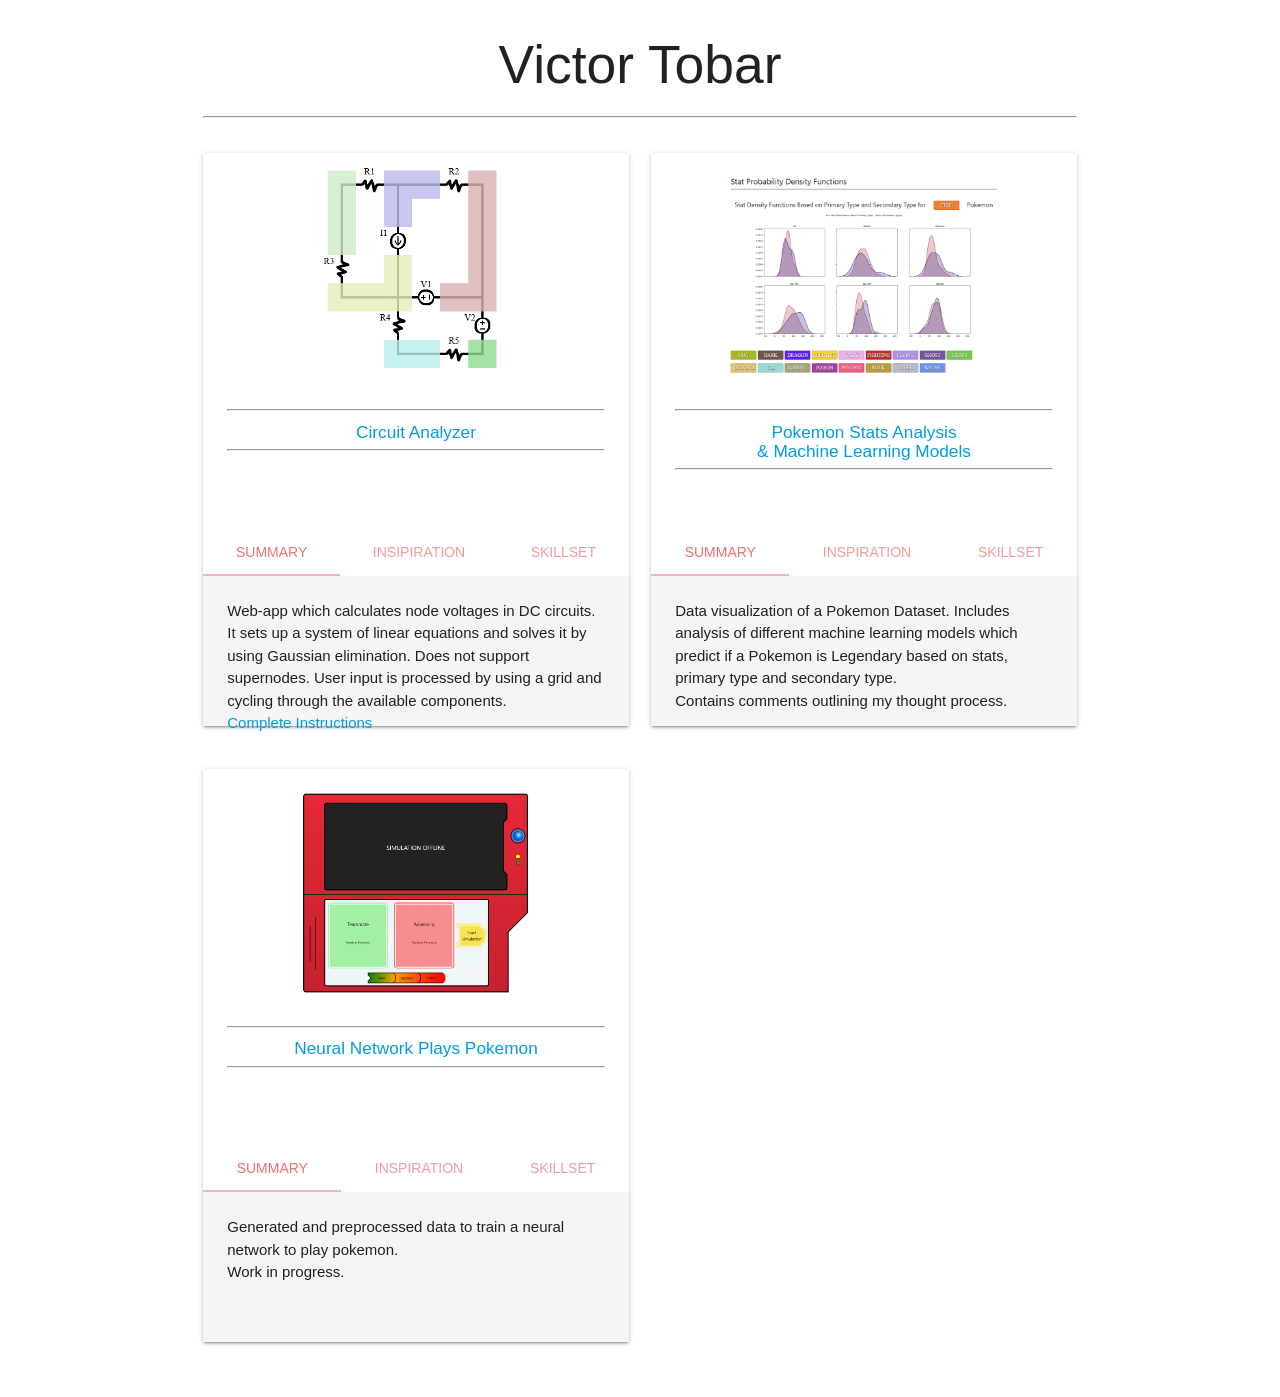
<file: index.html>
<!DOCTYPE html>
<html lang="en">
<head>
    <meta charset="UTF-8">
    <meta name="viewport" content="width=device-width, initial-scale=1.0">
    <title>Victor Tobar</title>
    <!-- Compiled and minified CSS -->
    <link rel="stylesheet" href="https://cdnjs.cloudflare.com/ajax/libs/materialize/1.0.0/css/materialize.min.css">
    <link rel="stylesheet" href="style.css">


</head>
<body>

    <div class="container">
        <div class="row">
            <div class="col s12">
                <h2 class="center">Victor Tobar</h2>
                <hr>
            </div>
        </div>
        <div class="row">
<div class="col s12 m6">
      <div class="card">
        <div class="card-image center-align">
          <img class="img center-align" src="img/visual_circuit.PNG">
        </div>
        <div class="card-content">
          <hr>
          <h6 class="center"><a href="/Circuit-Analyzer">Circuit Analyzer</a></h6>
          <hr>

          <p></p>
        </div>
        <div class="card-tabs">
          <ul class="tabs tabs-fixed-width">
            <li class="tab"><a class="active" href="#ca1">Summary</a></li>
            <li class="tab"><a href="#ca2">Insipiration</a></li>
            <li class="tab"><a href="#ca3">Skillset</a></li>
          </ul>
        </div>
        <div class="card-content grey lighten-4">
          <div id="ca1">Web-app which calculates node voltages in DC circuits. It sets up a system of linear equations and solves it by using Gaussian elimination. Does not support supernodes. User input is processed by using a grid and cycling through the available components. <br>
          <a href="#modal1" class="modal-trigger">Complete Instructions</a></div>
          <div id="ca2">I took a class on circuits and realized that the practice problems were very procedural. I wanted to practice JavaScript so I decided to code a webapp capable of correcting my homework.</div>
          <div id="ca3">
            <div class="skillset-container">
              <ul>
                <li><u>Front-End</u></li>
                <li>- JavaScript</li>
                <li>- CSS</li>
              </ul>
            </div>
          </div>
        </div>
        </div>
      </div>

      <div class="col s12 m6">
        <div class="card">
          <div class="card-image center-align">
            <img class="img center-align" src="img/pokemon.PNG" style="padding-top: 1.5rem;">
          </div>
          <div class="card-content">
            <hr>
            <h6 class="center"><a href="/pokemon_viz">Pokemon Stats Analysis<br>& Machine Learning Models</a></h6>
            <hr>
            <p></p>
          </div>
          <div class="card-tabs">
            <ul class="tabs tabs-fixed-width">
              <li class="tab"><a class="active" href="#p1">Summary</a></li>
              <li class="tab"><a href="#p2">Inspiration</a></li>
              <li class="tab"><a href="#p3">Skillset</a></li>
            </ul>
          </div>
          <div class="card-content grey lighten-4">
            <div id="p1">Data visualization of a Pokemon Dataset. Includes analysis of different machine learning models which predict if a Pokemon is Legendary based on stats, primary type and secondary type.<br> Contains comments outlining my thought process.</div>
            <div id="p2">I wanted to try some data visualization with Seaborn. Also, I read a textbook on machine learning with sklearn and wanted to try out what I learned.</div>
            <div id="p3">
              <div class="skillset-container">
                <ul>
                  <li><u>Front-End</u></li>
                  <li>- Materialize</li>
                </ul>
                <ul>
                  <li><u>Back-End (Python)</u></li>
                  <li>- Pandas</li>
                  <li>- Seaborn</li>
                  <li>- Sklearn</li>
                </ul>
              </div>
            </div>
          </div>
          </div>
        </div>
        <div class="row">
          <div class="col s12"></div>
        </div>
        <div class="row">
          <div class="col s12 m6">
            <div class="card">
              <div class="card-image center-align">
                <img class="img center-align" src="img/neural_network_img.PNG" style="padding-top: 1.5rem;">
              </div>
              <div class="card-content">
                <hr>
                <h6 class="center"><a href="http://mkb1.pythonanywhere.com/">Neural Network Plays Pokemon</a></h6>
                <hr>
                <p></p>
              </div>
              <div class="card-tabs">
                <ul class="tabs tabs-fixed-width">
                  <li class="tab"><a class="active" href="#n1">Summary</a></li>
                  <li class="tab"><a href="#n2">Inspiration</a></li>
                  <li class="tab"><a href="#n3">Skillset</a></li>
                </ul>
              </div>
              <div class="card-content grey lighten-4">
                <div id="n1">Generated and preprocessed data to train a neural network to play pokemon.<br>Work in progress.</div>
                <div id="n2">I wanted to see if I knew enough about machine learning to do something a little more complex.</div>
                <div id="n3">
                  <div class="skillset-container">
                    <ul>
                      <li><u>Front-End</u></li>
                      <li>- JavaScript</li>
                      <li>- Jinja2</li>
                    </ul>
                    <ul>
                      <li><u>Back-End (Python)</u></li>
                      <li>- Flask</li>
                      <li>- Pandas</li>
                      <li>- Sklearn</li>
                    </ul>
                  </div> 
                </div>
              </div>
              </div>
            </div>
        </div>

    </div>



    <div id="modal1" class="modal">
      <div class="modal-content">
        <h6>Circuit Analyzer Instructions</h6>
            1. Wires are represented by dots, Resistors by R, Current Sources by I, Voltage Sources by V, and Ground by G.<br>
            2. Click on the tiles of the grid to cycle through the available components. Right-click to clear.<br>
            3. Every component other than wires must have exactly two connections, and they cannot be in corners.<br>
            4. There must be exactly one Ground node, and it must be adjacent to <u>all</u> Voltage Sources. (No supernodes)<br>
            5. After generating the circuit, give a numerical value to every input field generated.<br>
            6. The direction of Current/Voltage Sources are predetermined. Enter a negative value if you want to inverse the direction.<br><br>
            <u>Examples</u>
            <div>Valid<br>
              <img class="circuit-examples" src="img/valid.PNG" alt="">
            </div>
            <hr>
            <div class="invalid-examples">
              Invalid (Voltage Source in corner)<br>
              <img class="circuit-examples" src="img/invalid1.PNG" alt=""><br>
              <hr>
              Invalid (Ground is not adjacent to all voltage sources)<br>
              <img class="circuit-examples" src="img/invalid2.PNG" alt="">
            </div>
          </p>
      </div>
    </div>

    
        </div>
    </div>


    <!-- Compiled and minified JavaScript -->
    <script src="https://cdnjs.cloudflare.com/ajax/libs/materialize/1.0.0/js/materialize.min.js"></script>
    <script src="app.js"></script>
</body>
</html>
</file>
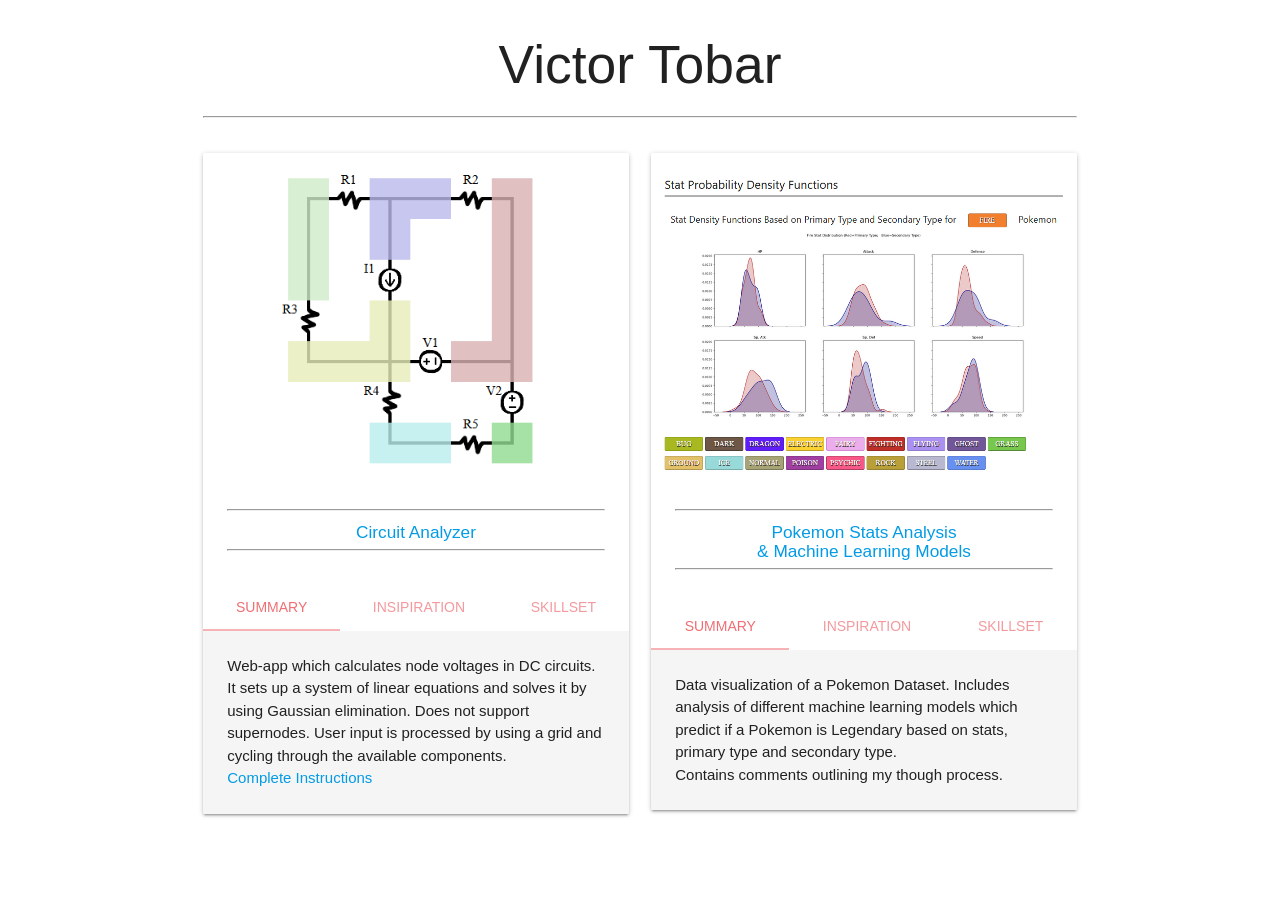
<file: Project Directory/index.html>
<!DOCTYPE html>
<html lang="en">
<head>
    <meta charset="UTF-8">
    <meta name="viewport" content="width=device-width, initial-scale=1.0">
    <title>Victor Tobar</title>
    <!-- Compiled and minified CSS -->
    <link rel="stylesheet" href="https://cdnjs.cloudflare.com/ajax/libs/materialize/1.0.0/css/materialize.min.css">
    <link rel="stylesheet" href="style.css">


</head>
<body>

    <div class="container">
        <div class="row">
            <div class="col s12">
                <h2 class="center">Victor Tobar</h2>
                <hr>
            </div>
        </div>
        <div class="row">
<div class="col s6">
      <div class="card">
        <div class="card-image center-align">
          <img class="img center-align" src="img/visual_circuit.PNG">
        </div>
        <div class="card-content">
          <hr>
          <h6 class="center"><a href="#">Circuit Analyzer</a></h6>
          <hr>

          <p></p>
        </div>
        <div class="card-tabs">
          <ul class="tabs tabs-fixed-width">
            <li class="tab"><a class="active" href="#ca1">Summary</a></li>
            <li class="tab"><a href="#ca2">Insipiration</a></li>
            <li class="tab"><a href="#ca3">Skillset</a></li>
          </ul>
        </div>
        <div class="card-content grey lighten-4">
          <div id="ca1">Web-app which calculates node voltages in DC circuits. It sets up a system of linear equations and solves it by using Gaussian elimination. Does not support supernodes. User input is processed by using a grid and cycling through the available components. <br>
          <a href="#modal1" class="modal-trigger">Complete Instructions</a></div>
          <div id="ca2">I took a class on circuits and realized that the practice problems were very procedural. I wanted to practice JavaScript so I decided to code a webapp capable of correcting my homework.</div>
          <div id="ca3">
            <ul>
              <li>- JavaScript</li>
              <li>- CSS</li>
            </ul>
          </div>
        </div>
        </div>
      </div>

      <div class="col s6">
        <div class="card">
          <div class="card-image center-align">
            <img class="img center-align" src="img/pokemon.PNG" style="padding-top: 1.5rem;">
          </div>
          <div class="card-content">
            <hr>
            <h6 class="center"><a href="#">Pokemon Stats Analysis<br>& Machine Learning Models</a></h6>
            <hr>
            <p></p>
          </div>
          <div class="card-tabs">
            <ul class="tabs tabs-fixed-width">
              <li class="tab"><a class="active" href="#p1">Summary</a></li>
              <li class="tab"><a href="#p2">Inspiration</a></li>
              <li class="tab"><a href="#p3">Skillset</a></li>
            </ul>
          </div>
          <div class="card-content grey lighten-4">
            <div id="p1">Data visualization of a Pokemon Dataset. Includes analysis of different machine learning models which predict if a Pokemon is Legendary based on stats, primary type and secondary type.<br> Contains comments outlining my though process.</div>
            <div id="p2">I wanted to try some data visualization with seaborn. Also, I read a textbook on machine learning with sklearn and wanted to try out what I learned.</div>
            <div id="p3">
             
              <ul>
                <li><u>Python Libraries</u></li>
                <li>- Seaborn</li>
                <li>- Sklearn</li>
              </ul>
            </div>
          </div>
          </div>
        </div>

    </div>



    <div id="modal1" class="modal">
      <div class="modal-content">
        <h6>Circuit Analyzer Instructions</h6>
            1. Wires are represented by dots, Resistors by R, Current Sources by I, Voltage Sources by V, and Ground by G.<br>
            2. Click on the tiles of the grid to cycle through the available components. Right-click to clear.<br>
            3. Every component other than wires must have exactly two connections, and they cannot be in corners.<br>
            4. There must be exactly one Ground node, and it must be adjacent to <u>all</u> Voltage Sources. (No supernodes)<br>
            5. After generating the circuit, give a numerical value to every input field generated.<br>
            6. The direction of Current/Voltage Sources are predetermined. Enter a negative value if you want to inverse the direction.<br><br>
            <u>Examples</u>
            <div>Valid<br>
              <img class="circuit-examples" src="img/valid.PNG" alt="">
            </div>
            <hr>
            <div class="invalid-examples">
              Invalid (Voltage Source in corner)<br>
              <img class="circuit-examples" src="img/invalid1.PNG" alt=""><br>
              <hr>
              Invalid (Ground is not adjacent to all voltage sources)<br>
              <img class="circuit-examples" src="img/invalid2.PNG" alt="">
            </div>
          </p>
      </div>
    </div>

    
        </div>
    </div>


    <!-- Compiled and minified JavaScript -->
    <script src="https://cdnjs.cloudflare.com/ajax/libs/materialize/1.0.0/js/materialize.min.js"></script>
    <script src="app.js"></script>
</body>
</html>
</file>
<file: style.css>
.img{
    height: 225px;
    width: auto !important;
}
.card-image{
    display: flex;
    justify-content: center;
    overflow: hidden !important;
    height: 225px;
}

.skillset-container{
    display: flex;
    justify-content: space-evenly;
}
.skillset-container > ul{
    margin-top: 0;
}

/* Materialize */
.card-content{
    height: 150px;
}
</file>
<file: Project Directory/style.css>
.img{
    max-height: 325px;
    width: auto !important;
}
.card-image{
    display: flex;
    justify-content: center;
}
</file>
